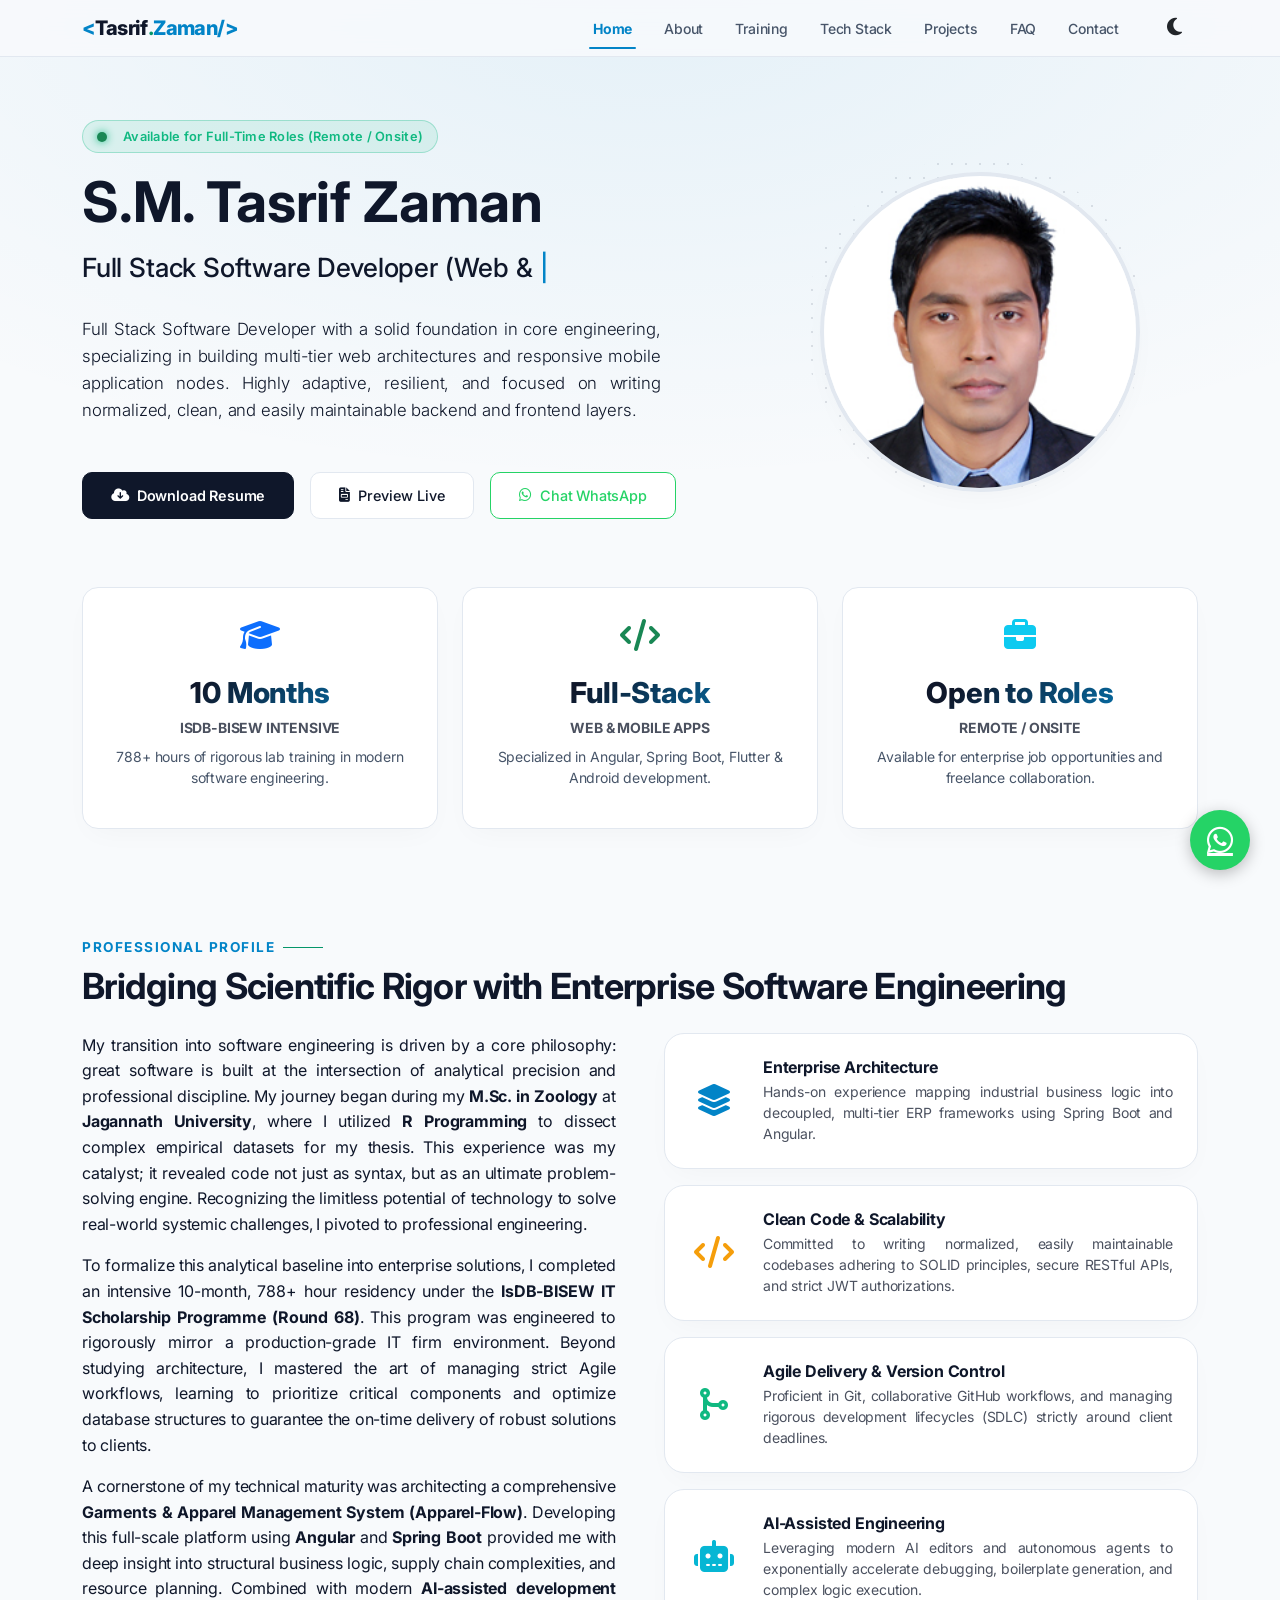
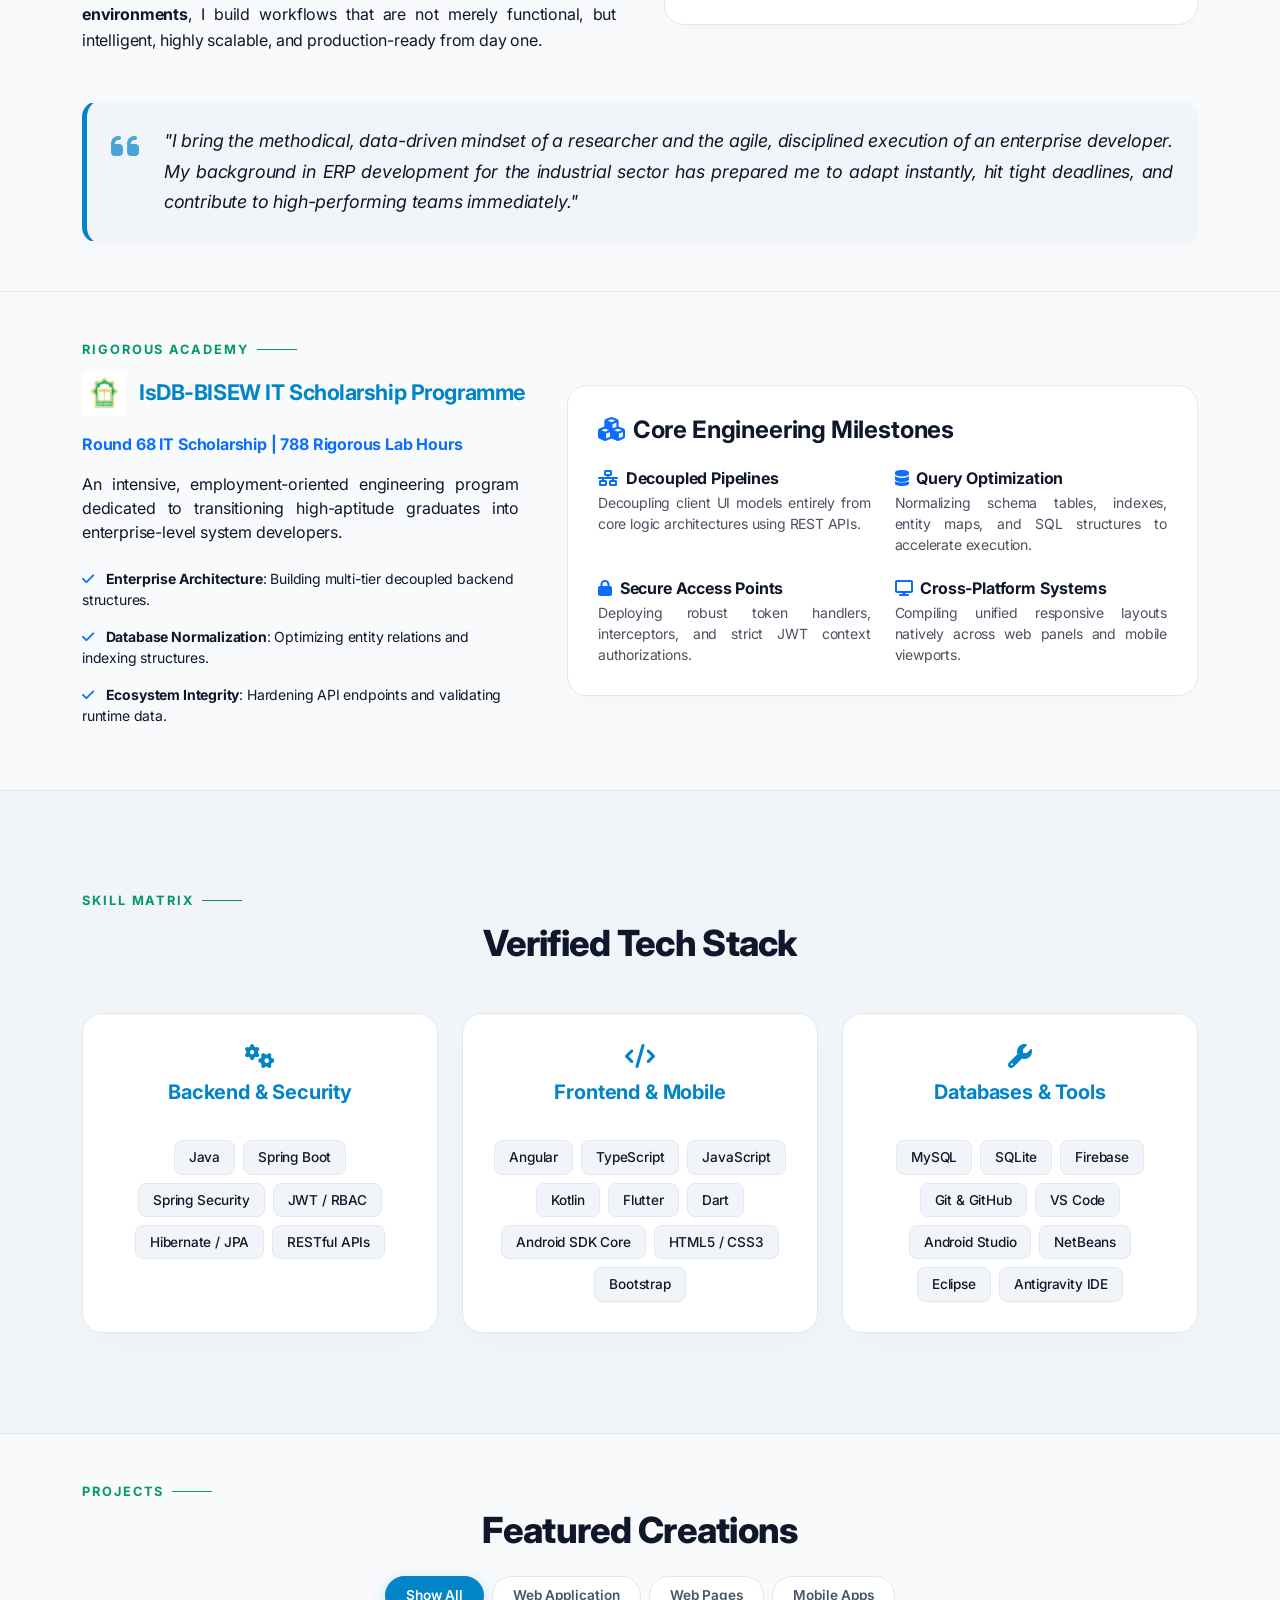
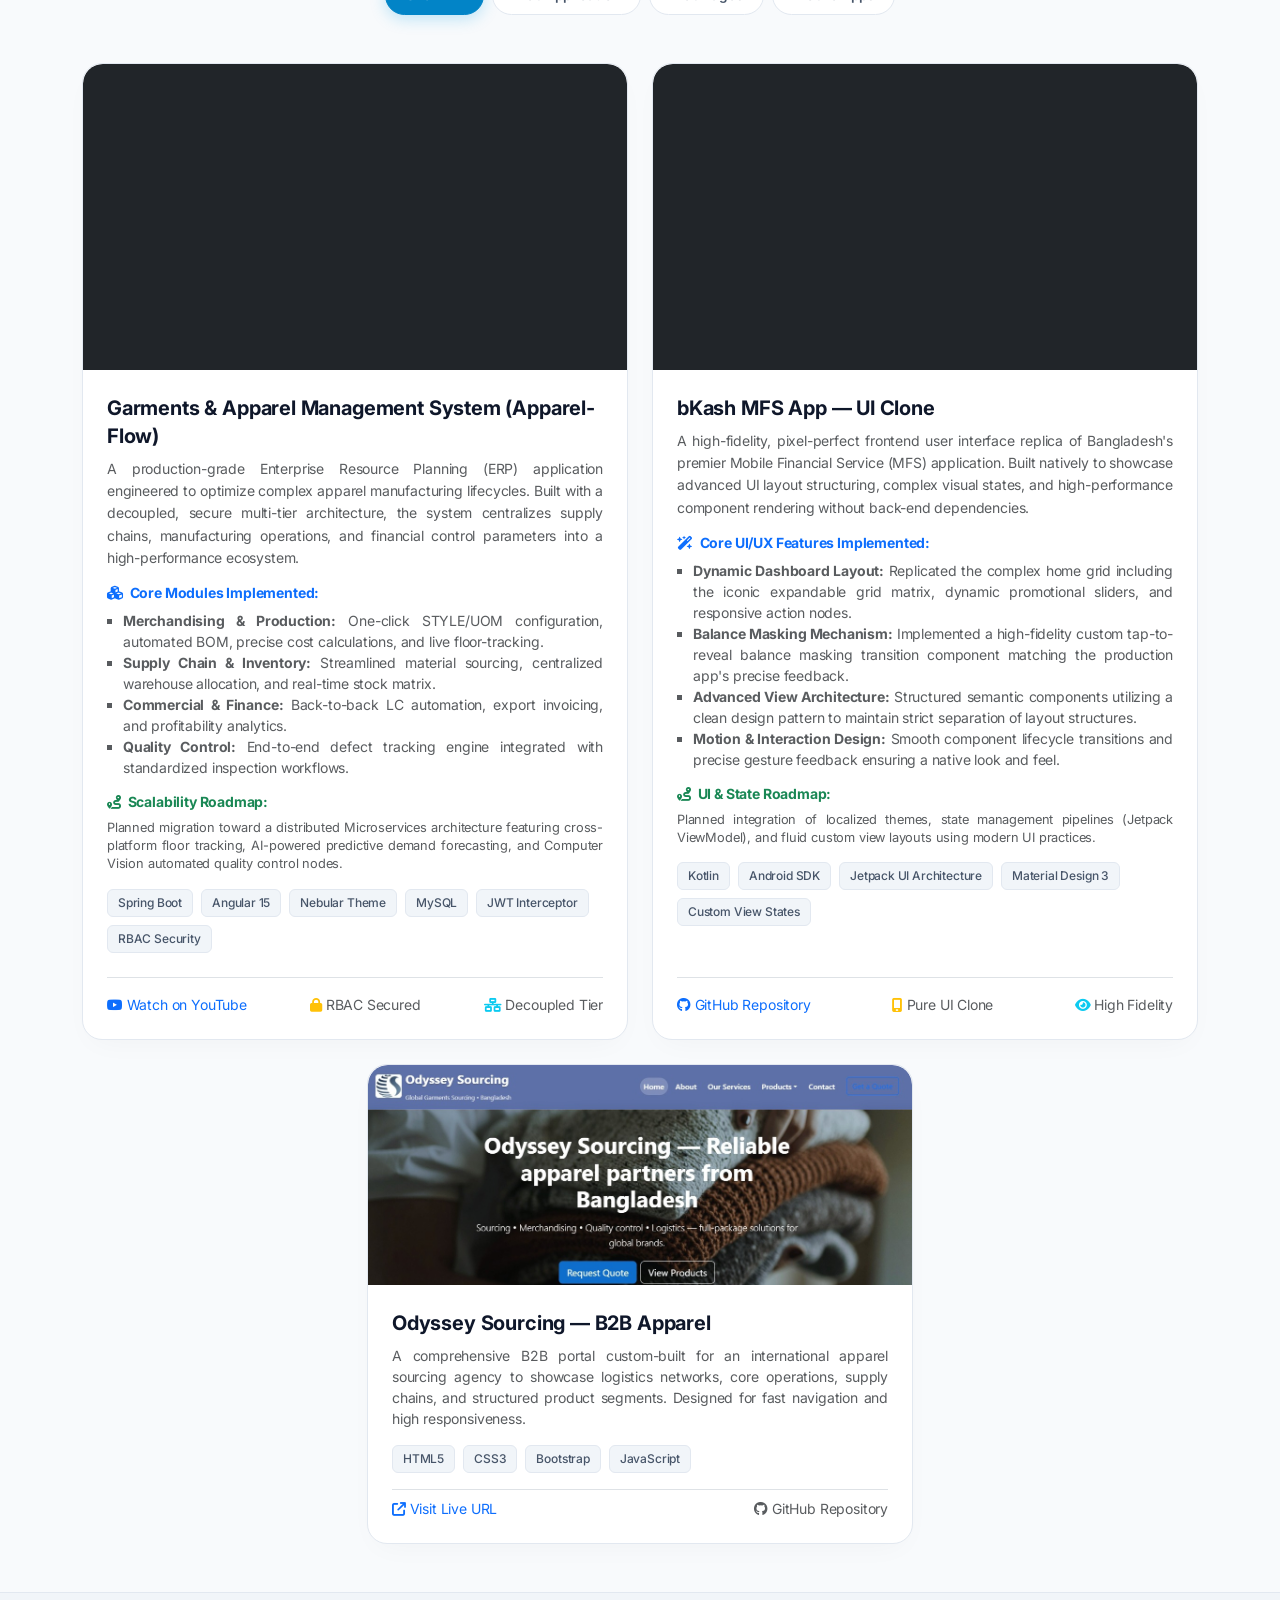
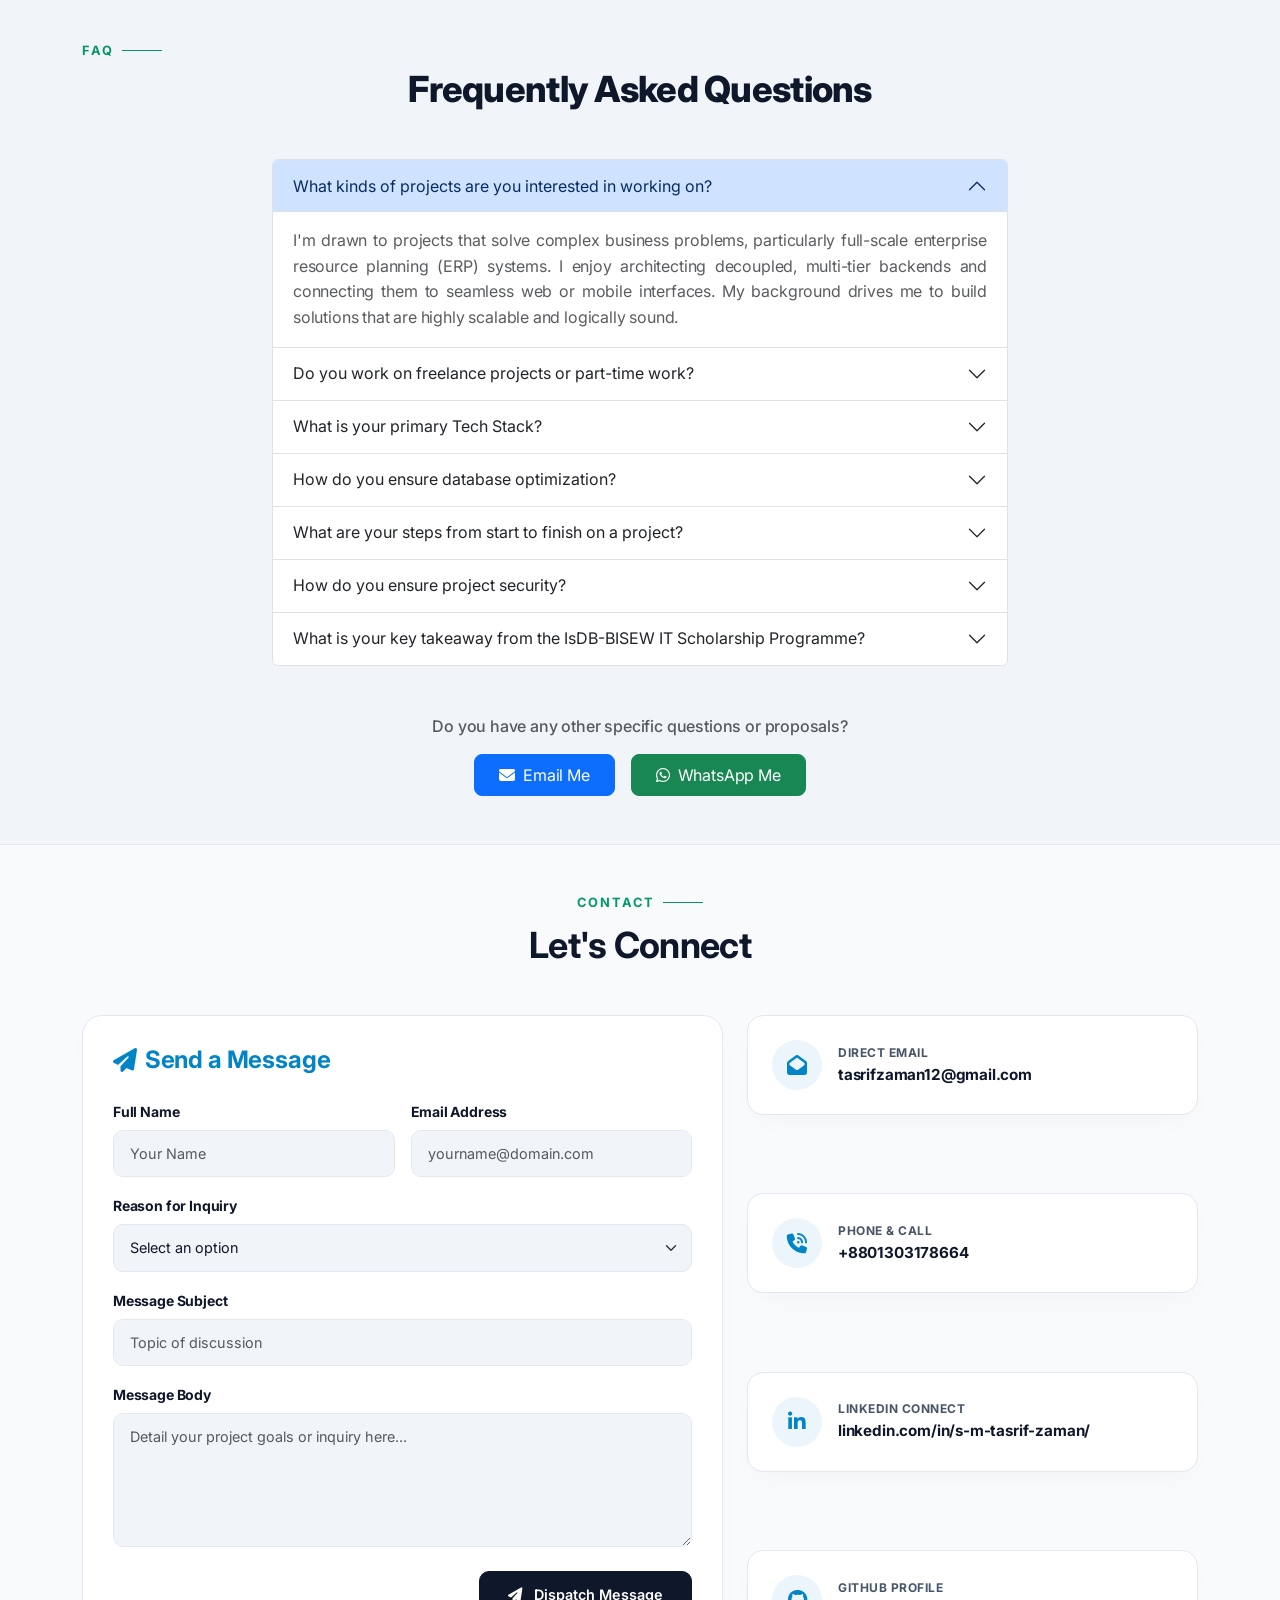
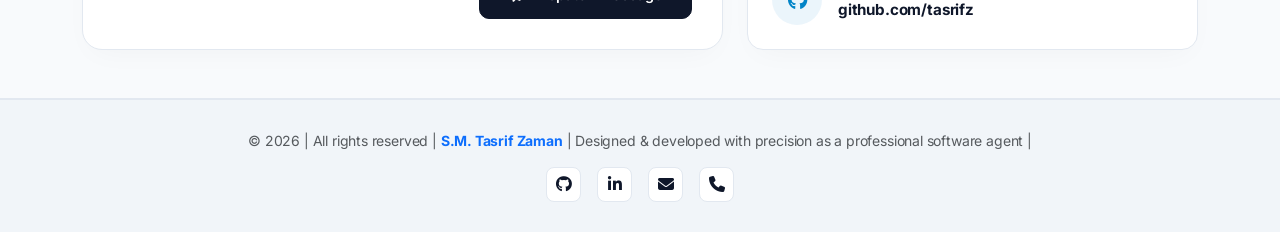
<file: index.html>
<!DOCTYPE html>
<html lang="en" data-theme="dark" data-bs-theme="dark">

<head>
    <meta charset="UTF-8">
    <meta name="viewport" content="width=device-width, initial-scale=1.0">
    
    <!-- Professional Title & Meta Description -->
    <title>S.M. Tasrif Zaman | Full Stack Developer | Android, Kotlin, Flutter & Spring Boot Expert</title>
    <meta name="description" content="Portfolio of S.M. Tasrif Zaman, a professional Full Stack Software Developer specializing in Android, Kotlin, Flutter, Spring Boot, and Angular development. Building scalable enterprise solutions and responsive mobile applications. Available for new opportunities.">
    
    <!-- SEO Keywords -->
    <meta name="keywords" content="S.M. Tasrif Zaman, Full Stack Developer, Android Developer, Kotlin Developer, Flutter Developer, Spring Boot Expert, Angular Web Developer, Enterprise Software Architect, Software Engineer Bangladesh, Mobile App Development, Java Developer">
    
    <!-- Canonical Tag (Critical for preventing duplicate content issues) -->
    <link rel="canonical" href="https://tasrifz.github.io/my-portfolio/" />
    
    <!-- Social Media Preview Tags (Open Graph) -->
    <meta property="og:title" content="S.M. Tasrif Zaman | Full Stack Developer | Android, Flutter & Spring Boot">
    <meta property="og:description" content="Professional portfolio showcasing expertise in Android, Kotlin, Flutter, Spring Boot, and Angular development.">
    <meta property="og:url" content="https://tasrifz.github.io/my-portfolio/">
    <meta property="og:type" content="website">

    <!-- Favicon -->
    <link rel="icon" type="image/x-icon" href="assets/img/tasrif.png">
    <link rel="shortcut icon" type="image/x-icon" href="assets/img/tasrif.png">

    <!-- Schema Markup (Professional Profile Identity) -->
    <script type="application/ld+json">
    {
      "@context": "https://schema.org/",
      "@type": "Person",
      "name": "S.M. Tasrif Zaman",
      "url": "https://tasrifz.github.io/my-portfolio/",
      "jobTitle": "Full Stack Software Developer",
      "sameAs": [
        "https://bd.linkedin.com/in/s-m-tasrif-zaman",
        "https://github.com/tasrifz"
      ]
    }
    </script>

    <!-- External Resources -->
    <link rel="preconnect" href="https://fonts.googleapis.com">
    <link rel="preconnect" href="https://fonts.gstatic.com" crossorigin>
    <link href="https://fonts.googleapis.com/css2?family=Inter:wght@300;400;500;600;700;800&display=swap" rel="stylesheet">
    <link href="https://cdn.jsdelivr.net/npm/bootstrap@5.3.2/dist/css/bootstrap.min.css" rel="stylesheet">
    <link rel="stylesheet" href="https://cdnjs.cloudflare.com/ajax/libs/font-awesome/6.4.2/css/all.min.css">
    <link rel="stylesheet" href="assets/style/style.css">
</head>
<body>

    <!-- Preloader Screen -->
    <div id="preloader">
        <div class="preloader-content">
            <span class="loader-char">&lt;</span>
            <span class="loader-char">T</span>
            <span class="loader-char">a</span>
            <span class="loader-char">s</span>
            <span class="loader-char">r</span>
            <span class="loader-char">i</span>
            <span class="loader-char">f</span>
            <span class="loader-char">.</span>
            <span class="loader-char">Z</span>
            <span class="loader-char">a</span>
            <span class="loader-char">m</span>
            <span class="loader-char">a</span>
            <span class="loader-char">n</span>
            <span class="loader-char">/</span>
            <span class="loader-char">&gt;</span>
        </div>
    </div>

    <!-- Sticky Premium Navbar -->
    <nav class="navbar navbar-expand-lg navbar-dark fixed-top">
        <div class="container">
            <a class="navbar-brand" href="#home">
                <span class="tag-part">&lt;</span>
                <span class="tasrif-part">Tasrif</span>
                <span class="dot-part">.</span>
                <span class="zaman-part">Zaman</span>
                <span class="tag-part">/&gt;</span>
            </a>

            <button class="navbar-toggler border-0" type="button" data-bs-toggle="collapse"
                data-bs-target="#enterpriseNav" aria-controls="enterpriseNav" aria-expanded="false"
                aria-label="Toggle navigation">
                <span class="navbar-toggler-icon"></span>
            </button>

            <div class="collapse navbar-collapse" id="enterpriseNav">
                <ul class="navbar-nav ms-auto mb-2 mb-lg-0 align-items-lg-center">
                    <li class="nav-item">
                        <a class="nav-link active" href="#home">Home</a>
                    </li>
                    <li class="nav-item">
                        <a class="nav-link" href="#about">About</a>
                    </li>
                    <li class="nav-item">
                        <a class="nav-link" href="#training">Training</a>
                    </li>
                    <li class="nav-item">
                        <a class="nav-link" href="#tech-stack">Tech Stack</a>
                    </li>
                    <li class="nav-item">
                        <a class="nav-link" href="#projects">Projects</a>
                    </li>
                    <li class="nav-item">
                        <a class="nav-link" href="#faq">FAQ</a>
                    </li>
                    <li class="nav-item">
                        <a class="nav-link" href="#contact">Contact</a>
                    </li>
                    <!-- Theme Toggle Button -->
                    <li class="nav-item ms-lg-3 mt-2 mt-lg-0">
                        <button id="theme-toggle" class="btn btn-link nav-link p-1" aria-label="Toggle Theme">
                            <i id="theme-icon" class="fa-solid fa-sun fs-5 text-warning"></i>
                        </button>
                    </li>
                </ul>
            </div>
        </div>
    </nav>

    <!-- Hero Section -->
    <header id="home" class="hero-section section-target">
        <div class="container">
            <div class="row align-items-center g-5">
                <div class="col-lg-7 text-center text-lg-start order-2 order-lg-1">
                    <!-- Professional Open to Work Badge -->
                    <div class="hero-tag mb-3" style="border-color: rgba(16, 185, 129, 0.3); background-color: rgba(16, 185, 129, 0.1); color: #10b981;">
                        <span class="d-inline-block rounded-circle bg-success me-2 animate-pulse" style="width: 10px; height: 10px; box-shadow: 0 0 8px #10b981;"></span>
                        Available for Full-Time Roles (Remote / Onsite)
                    </div>
                    <h1 class="display-4 fw-bold mb-3">S.M. Tasrif Zaman</h1>
                    <h2 class="h2 fw-medium mb-4" style="font-size: 1.65rem; min-height: 40px;">
                        <span class="typing-text" id="dynamic-jobs"></span>
                    </h2>
                    <p class="lead mb-5 col-md-11" style="font-size: 1.05rem; line-height: 1.6; text-align: justify;">
                        Full Stack Software Developer with a solid foundation in core engineering, specializing in
                        building multi-tier web architectures and responsive mobile application nodes. Highly adaptive,
                        resilient, and focused on writing normalized, clean, and easily maintainable backend and
                        frontend layers.
                    </p>

                    <div class="d-flex gap-3 justify-content-center justify-content-lg-start flex-wrap mb-4">
                        <a href="assets/pdf/Resume of S.M. TASRIF ZAMAN.pdf" download="Resume_of_S.M._Tasrif_Zaman.pdf"
                            class="btn-primary-tech text-decoration-none">
                            <i class="fa-solid fa-cloud-arrow-down"></i> Download Resume
                        </a>
                        <button class="btn-secondary-tech" data-bs-toggle="modal" data-bs-target="#cvPreviewModal">
                            <i class="fa-solid fa-file-invoice"></i> Preview Live
                        </button>
                        <a href="https://wa.me/8801303178664" target="_blank"
                            class="btn-secondary-tech text-decoration-none"
                            style="border-color: #25d366; color: #25d366;">
                            <i class="fa-brands fa-whatsapp"></i> Chat WhatsApp
                        </a>
                    </div>
                </div>

                <div class="col-lg-5 text-center order-1 order-lg-2">
                    <div class="profile-wrapper">
                       <img src="assets/img/Tasrif_Zaman.jpg" alt="S.M. Tasrif Zaman - Full Stack Software Developer Portfolio" class="profile-img">
                    </div>
                </div>
            </div>
        </div>
    </header>

    <!-- Trust Badge Section -->
    <div class="container mb-5">
        <div class="row g-4 trust-badge-row">
            <div class="col-md-4">
                <div class="metric-card h-100">
                    <div class="icon-box mb-3 text-primary fs-2"><i class="fa-solid fa-graduation-cap"></i></div>
                    <h3>10 Months</h3>
                    <p class="small text-uppercase fw-bold opacity-75 mb-0">IsDB-BISEW Intensive</p>
                    <p class="small mt-2 text-muted">788+ hours of rigorous lab training in modern software engineering.
                    </p>
                </div>
            </div>

            <div class="col-md-4">
                <div class="metric-card h-100">
                    <div class="icon-box mb-3 text-success fs-2"><i class="fa-solid fa-code"></i></div>
                    <h3>Full-Stack</h3>
                    <p class="small text-uppercase fw-bold opacity-75 mb-0">Web & Mobile Apps</p>
                    <p class="small mt-2 text-muted">Specialized in Angular, Spring Boot, Flutter & Android development.
                    </p>
                </div>
            </div>

            <div class="col-md-4">
                <div class="metric-card h-100">
                    <div class="icon-box mb-3 text-info fs-2"><i class="fa-solid fa-briefcase"></i></div>
                    <h3>Open to Roles</h3>
                    <p class="small text-uppercase fw-bold opacity-75 mb-0">Remote / Onsite</p>
                    <p class="small mt-2 text-muted">Available for enterprise job opportunities and freelance
                        collaboration.</p>
                </div>
            </div>
        </div>
    </div>

    <!-- CV Preview Modal -->
<div class="modal fade" id="cvPreviewModal" tabindex="-1" aria-labelledby="cvPreviewModalLabel" aria-hidden="true">
    <div class="modal-dialog modal-xl modal-dialog-centered">
        <div class="modal-content bg-card-custom border-subtle-custom">
            <!-- Fixed Header: Adjusted button visibility for both themes -->
            <div class="modal-header border-bottom-custom py-3 px-4 d-flex justify-content-between align-items-center">
                <h5 class="modal-title fw-bold" id="cvPreviewModalLabel">
                    <i class="fa-solid fa-file-pdf text-danger me-2"></i>Curriculum Vitae Document
                </h5>
                <div class="d-flex gap-2">
                    <a href="assets/pdf/Resume of S.M. TASRIF ZAMAN.pdf" target="_blank"
                        class="btn btn-sm btn-outline-primary px-3">
                        <i class="fa-solid fa-up-right-from-square me-1"></i> Open External
                    </a>
                    <!-- Fixed: Removed btn-close-white to allow CSS to manage visibility based on theme -->
                    <button type="button" class="btn-close shadow-none" data-bs-dismiss="modal" aria-label="Close"></button>
                </div>
            </div>
            
            <div class="modal-body p-0 bg-dark-subtle">
                <div class="ratio ratio-16x9" style="min-height: 75vh;">
                    <iframe src="assets/pdf/Resume of S.M. TASRIF ZAMAN.pdf#toolbar=0"
                        title="S.M. Tasrif Zaman Resume Viewer"></iframe>
                </div>
            </div>
            
            <div class="modal-footer border-top-custom p-3 justify-content-between">
                <span class="small opacity-75">Document Root: Verified local copy</span>
                <a href="assets/pdf/Resume of S.M. TASRIF ZAMAN.pdf" download="Resume_of_S.M._Tasrif_Zaman.pdf"
                    class="btn btn-primary btn-sm px-4">
                    <i class="fa-solid fa-download me-2"></i>Download Local Copy
                </a>
            </div>
        </div>
    </div>
</div>

      <!-- About Section -->
    <section id="about" class="section-target py-5">
        <div class="container">
                <div class="row mb-4">
                        <div class="col-12">
                            <div class="section-headline fw-bold text-uppercase mb-2"
                                style="letter-spacing: 1.5px; font-size: 0.85rem; color: var(--accent-primary);">Professional Profile</div>
                            <h2 class="section-title mb-0 fw-bold">Bridging Scientific Rigor with Enterprise Software Engineering</h2>
                        </div>
                    </div>

                    <div class="row g-5 mb-2">

                        <!-- Left Column: Professional Narrative -->
                        <div class="col-lg-6">
                            <p class="opacity-95 mb-3" style="text-align: justify; line-height: 1.6;">
                                My transition into software engineering is driven by a core philosophy: great software is built
                                at the intersection of analytical precision and professional discipline. My journey began during
                                my <strong>M.Sc. in Zoology</strong> at <strong>Jagannath University</strong>, where I utilized
                                <strong>R Programming</strong> to dissect complex empirical datasets for my thesis. This
                                experience was my catalyst; it revealed code not just as syntax, but as an ultimate
                                problem-solving engine. Recognizing the limitless potential of technology to solve real-world
                                systemic challenges, I pivoted to professional engineering.
                            </p>

                            <p class="opacity-95 mb-3" style="text-align: justify; line-height: 1.6;">
                                To formalize this analytical baseline into enterprise solutions, I completed an intensive
                                10-month, 788+ hour residency under the <strong>IsDB-BISEW IT Scholarship Programme (Round
                                    68)</strong>. This program was engineered to rigorously mirror a production-grade IT firm
                                environment. Beyond studying architecture, I mastered the art of managing strict Agile workflows,
                                learning to prioritize critical components and optimize database structures to
                                guarantee the on-time delivery of robust solutions to clients.
                            </p>

                            <p class="opacity-95 mb-0" style="text-align: justify; line-height: 1.6;">
                                A cornerstone of my technical maturity was architecting a comprehensive <strong>Garments &
                                    Apparel Management System (Apparel-Flow)</strong>. Developing this full-scale platform using <strong>Angular</strong> and <strong>Spring Boot</strong> provided me
                                with deep insight into structural business logic, supply chain complexities, and resource
                                planning. Combined with modern <strong>AI-assisted development environments</strong>, I build workflows that are not merely functional, but intelligent, highly scalable, and production-ready from day one.
                            </p>
                        </div>

                        <!-- Right Column: Professional Core Competencies -->
                        <div class="col-lg-6">
                            <div class="row g-3">
                                
                                <!-- Feature 1: Architecture & ERP -->
                                <div class="col-12">
                                    <div class="segment-box p-4 d-flex align-items-center gap-4 h-100" style="transition: all 0.35s cubic-bezier(0.16, 1, 0.3, 1);" onmouseover="this.style.transform='translateY(-5px)'; this.style.borderColor='var(--accent-teal)';" onmouseout="this.style.transform='translateY(0)'; this.style.borderColor='var(--border-subtle)';">
                                        <div class="icon-box text-center" style="min-width: 50px;">
                                            <i class="fa-solid fa-layer-group fs-2" style="color: var(--accent-primary);"></i>
                                        </div>
                                        <div class="flex-grow-1">
                                            <h6 class="fw-bold mb-1">Enterprise Architecture</h6>
                                            <p class="small opacity-75 mb-0" style="text-align: justify; line-height: 1.5;">Hands-on experience mapping industrial business logic into decoupled, multi-tier ERP frameworks using Spring Boot and Angular.</p>
                                        </div>
                                    </div>
                                </div>
                                
                                <!-- Feature 2: Code Quality & SOLID -->
                                <div class="col-12">
                                    <div class="segment-box p-4 d-flex align-items-center gap-4 h-100" style="transition: all 0.35s cubic-bezier(0.16, 1, 0.3, 1);" onmouseover="this.style.transform='translateY(-5px)'; this.style.borderColor='var(--accent-teal)';" onmouseout="this.style.transform='translateY(0)'; this.style.borderColor='var(--border-subtle)';">
                                        <div class="icon-box text-center" style="min-width: 50px;">
                                            <i class="fa-solid fa-code fs-2" style="color: #f59e0b;"></i>
                                        </div>
                                        <div class="flex-grow-1">
                                            <h6 class="fw-bold mb-1">Clean Code & Scalability</h6>
                                            <p class="small opacity-75 mb-0" style="text-align: justify; line-height: 1.5;">Committed to writing normalized, easily maintainable codebases adhering to SOLID principles, secure RESTful APIs, and strict JWT authorizations.</p>
                                        </div>
                                    </div>
                                </div>

                                <!-- Feature 3: Agile & Collaboration -->
                                <div class="col-12">
                                    <div class="segment-box p-4 d-flex align-items-center gap-4 h-100" style="transition: all 0.35s cubic-bezier(0.16, 1, 0.3, 1);" onmouseover="this.style.transform='translateY(-5px)'; this.style.borderColor='var(--accent-teal)';" onmouseout="this.style.transform='translateY(0)'; this.style.borderColor='var(--border-subtle)';">
                                        <div class="icon-box text-center" style="min-width: 50px;">
                                            <i class="fa-solid fa-code-merge fs-2" style="color: #10b981;"></i>
                                        </div>
                                        <div class="flex-grow-1">
                                            <h6 class="fw-bold mb-1">Agile Delivery & Version Control</h6>
                                            <p class="small opacity-75 mb-0" style="text-align: justify; line-height: 1.5;">Proficient in Git, collaborative GitHub workflows, and managing rigorous development lifecycles (SDLC) strictly around client deadlines.</p>
                                        </div>
                                    </div>
                                </div>

                                <!-- Feature 4: Modern AI Tools -->
                                <div class="col-12">
                                    <div class="segment-box p-4 d-flex align-items-center gap-4 h-100" style="transition: all 0.35s cubic-bezier(0.16, 1, 0.3, 1);" onmouseover="this.style.transform='translateY(-5px)'; this.style.borderColor='var(--accent-teal)';" onmouseout="this.style.transform='translateY(0)'; this.style.borderColor='var(--border-subtle)';">
                                        <div class="icon-box text-center" style="min-width: 50px;">
                                            <i class="fa-solid fa-robot fs-2" style="color: #06b6d4;"></i>
                                        </div>
                                        <div class="flex-grow-1">
                                            <h6 class="fw-bold mb-1">AI-Assisted Engineering</h6>
                                            <p class="small opacity-75 mb-0" style="text-align: justify; line-height: 1.5;">Leveraging modern AI editors and autonomous agents to exponentially accelerate debugging, boilerplate generation, and complex logic execution.</p>
                                        </div>
                                    </div>
                                </div>

                            </div>
                        </div>

                    </div>

                    <!-- RESPONSIVE INTERACTIVE BLOCKQUOTE -->
            <div class="row justify-content-center mt-5">
                <div class="col-12">
                    <div class="about-quote-card p-4 rounded-4 position-relative" 
                        style="background-color: var(--bg-secondary); border-left: 5px solid var(--accent-primary); border-top: 1px solid transparent; border-right: 1px solid transparent; border-bottom: 1px solid transparent; box-shadow: var(--card-shadow); transition: all 0.35s cubic-bezier(0.16, 1, 0.3, 1);"
                        onmouseover="this.style.transform='translateY(-8px)'; this.style.borderColor='transparent transparent transparent var(--accent-teal)'; this.style.borderWidth='1px'; this.style.boxShadow='var(--card-hover-shadow)';" 
                        onmouseout="this.style.transform='translateY(0)'; this.style.borderColor='transparent'; this.style.boxShadow='var(--card-shadow)';">
                        
                        <div class="d-flex gap-4 align-items-start flex-column flex-sm-row">
                            <i class="fa-solid fa-quote-left fs-2 mt-1 flex-shrink-0" style="color: var(--accent-primary); opacity: 0.7;"></i>
                            
                            <!-- Fixed: Added the starting quotation mark (") to match the image exactly -->
                            <p class="fst-italic mb-0 opacity-90" style="font-size: 1.12rem; line-height: 1.7; text-align: justify; color: var(--text-main);">
                                "I bring the methodical, data-driven mindset of a researcher and the agile, disciplined execution of an enterprise developer. My background in ERP development for the industrial sector has prepared me to adapt instantly, hit tight deadlines, and contribute to high-performing teams immediately."
                            </p>
                        </div>
                        
                    </div>
                </div>
            </div>
        </div>
    </section>

<!-- Training & Certifications Section -->
<section id="training" class="section-target py-5">
    <div class="container">
        <div class="row align-items-center g-5">
            <!-- Left Column -->
            <div class="col-lg-5">
                <div class="section-headline">Rigorous Academy</div>
                <a href="https://www.isdb-bisew.org/it-scholarship-programme" target="_blank" class="text-decoration-none">
                    <div class="d-flex align-items-center mb-3">
                        <img src="assets/img/isdb-bisew.jpg" alt="IsDB-BISEW Logo" style="width: 45px; height: 45px; object-fit: contain; margin-right: 12px; flex-shrink: 0;">
                        <!-- Fixed: font-size reduced to 1.35rem to perfectly stay in a single clean interactive line -->
                        <h2 class="section-title mb-0 fw-bold" style="font-size: 1.35rem; line-height: 1.2; color: var(--accent-primary); white-space: nowrap;">IsDB-BISEW IT Scholarship Programme</h2>
                    </div>
                </a>
                    
                <p class="mb-3 opacity-90 fw-bold text-primary">
                    Round 68 IT Scholarship | 788 Rigorous Lab Hours
                </p>
                <p class="mb-4 opacity-90" style="text-align: justify;">
                    An intensive, employment-oriented engineering program dedicated to transitioning high-aptitude graduates into enterprise-level system developers.
                </p>
                <ul class="list-unstyled d-flex flex-column gap-3 small opacity-90">
                    <li><i class="fa-solid fa-check text-primary me-2"></i> <strong>Enterprise Architecture</strong>: Building multi-tier decoupled backend structures.</li>
                    <li><i class="fa-solid fa-check text-primary me-2"></i> <strong>Database Normalization</strong>: Optimizing entity relations and indexing structures.</li>
                    <li><i class="fa-solid fa-check text-primary me-2"></i> <strong>Ecosystem Integrity</strong>: Hardening API endpoints and validating runtime data.</li>
                </ul>
            </div>
            
            <!-- Right Column -->
            <div class="col-lg-7">
                <div class="segment-box">
                    <h4 class="fw-bold mb-4"><i class="fa-solid fa-cubes me-2 text-primary"></i>Core Engineering Milestones</h4>
                    <div class="row g-4">
                        <div class="col-md-6">
                            <h6 class="fw-bold mb-1"><i class="fa-solid fa-network-wired text-primary me-2"></i>Decoupled Pipelines</h6>
                            <p class="small opacity-75 mb-0" style="text-align: justify;">Decoupling client UI models entirely from core logic architectures using REST APIs.</p>
                        </div>
                        <div class="col-md-6">
                            <h6 class="fw-bold mb-1"><i class="fa-solid fa-database text-primary me-2"></i>Query Optimization</h6>
                            <p class="small opacity-75 mb-0" style="text-align: justify;">Normalizing schema tables, indexes, entity maps, and SQL structures to accelerate execution.</p>
                        </div>
                        <div class="col-md-6">
                            <h6 class="fw-bold mb-1"><i class="fa-solid fa-lock text-primary me-2"></i>Secure Access Points</h6>
                            <p class="small opacity-75 mb-0" style="text-align: justify;">Deploying robust token handlers, interceptors, and strict JWT context authorizations.</p>
                        </div>
                        <div class="col-md-6">
                            <h6 class="fw-bold mb-1"><i class="fa-solid fa-display text-primary me-2"></i>Cross-Platform Systems</h6>
                            <p class="small opacity-75 mb-0" style="text-align: justify;">Compiling unified responsive layouts natively across web panels and mobile viewports.</p>
                        </div>
                    </div>
                </div>
            </div>
        </div>
    </div>
</section>

    <!-- Skills Bento Grid -->
    <section id="tech-stack" class="section-target section-bg-alt">
        <div class="container">
            <div class="text-center mb-5">
                <div class="section-headline">Skill Matrix</div>
                <h2 class="section-title">Verified Tech Stack</h2>
            </div>

            <div class="stack-grid">
                <div class="stack-card">
                    <div class="stack-title-icon">
                        <i class="fa-solid fa-gears"></i>
                        <h5 class="fw-bold mb-0">Backend & Security</h5>
                    </div>
                    <div class="d-flex flex-wrap gap-2 justify-content-center mt-3">
                        <span class="tech-badge" style="text-align: justify;">Java</span>
                        <span class="tech-badge" style="text-align: justify;">Spring Boot</span>
                        <span class="tech-badge" style="text-align: justify;">Spring Security</span>
                        <span class="tech-badge" style="text-align: justify;">JWT / RBAC</span>
                        <span class="tech-badge" style="text-align: justify;">Hibernate / JPA</span>
                        <span class="tech-badge" style="text-align: justify;">RESTful APIs</span>
                    </div>
                </div>

                <div class="stack-card">
                    <div class="stack-title-icon">
                        <i class="fa-solid fa-code"></i>
                        <h5 class="fw-bold mb-0">Frontend & Mobile</h5>
                    </div>
                    <div class="d-flex flex-wrap gap-2 justify-content-center mt-3">
                        <span class="tech-badge" style="text-align: justify;">Angular</span>
                        <span class="tech-badge" style="text-align: justify;">TypeScript</span>
                        <span class="tech-badge" style="text-align: justify;">JavaScript</span>
                        <span class="tech-badge" style="text-align: justify;">Kotlin</span>
                        <span class="tech-badge" style="text-align: justify;">Flutter</span>
                        <span class="tech-badge" style="text-align: justify;">Dart</span>
                        <span class="tech-badge" style="text-align: justify;">Android SDK Core</span>
                        <span class="tech-badge" style="text-align: justify;">HTML5 / CSS3</span>
                        <span class="tech-badge" style="text-align: justify;">Bootstrap</span>
                    </div>
                </div>

                <div class="stack-card">
                    <div class="stack-title-icon">
                        <i class="fa-solid fa-wrench"></i>
                        <h5 class="fw-bold mb-0">Databases & Tools</h5>
                    </div>
                    <div class="d-flex flex-wrap gap-2 justify-content-center mt-3">
                        <span class="tech-badge" style="text-align: justify;">MySQL</span>
                        <span class="tech-badge" style="text-align: justify;">SQLite</span>
                        <span class="tech-badge" style="text-align: justify;">Firebase</span>
                        <span class="tech-badge" style="text-align: justify;">Git & GitHub</span>
                        <span class="tech-badge" style="text-align: justify;">VS Code</span>
                        <span class="tech-badge" style="text-align: justify;">Android Studio</span>
                        <span class="tech-badge" style="text-align: justify;">NetBeans</span>
                        <span class="tech-badge" style="text-align: justify;">Eclipse</span>
                        <span class="tech-badge" style="text-align: justify;">Antigravity IDE</span>
                    </div>
                </div>
            </div>
        </div>
    </section>
    
    <!-- Projects Section -->
    <section id="projects" class="section-target py-5">
        <div class="container">
            <div class="section-headline text-center mb-2">Projects</div>
            <h2 class="section-title text-center mb-4">Featured Creations</h2>

            <!-- Filters -->
            <div class="filter-container mb-5 d-flex justify-content-center gap-2 flex-wrap">
                <button class="filter-btn active" data-filter="all">Show All</button>
                <button class="filter-btn" data-filter="web-app">Web Application</button>
                <button class="filter-btn" data-filter="web-page">Web Pages</button>
                <button class="filter-btn" data-filter="mobile">Mobile Apps</button>
            </div>

            <!-- Project Cards Grid -->
            <div class="row g-4 justify-content-center">

                <!-- Project 1: Garments & Apparel Management System (Apparel-Flow) -->
            <div class="col-lg-6 col-md-6 project-item" data-category="web-app">
                <div class="project-card d-flex flex-column h-100">
                    
                    <!-- YouTube Embed Ratio (Matching bKash Clone Style perfectly) -->
                    <div class="ratio ratio-16x9 bg-dark position-relative" style="border-top-left-radius: 20px; border-top-right-radius: 20px; overflow: hidden; z-index: 1;">
                        <iframe 
                            src="https://www.youtube.com/embed/6xSR6TLIO5k?si=8SqhJE65pmKmi6wz" 
                            title="YouTube video player" 
                            class="w-100 h-100" 
                            frameborder="0" 
                            allow="accelerometer; autoplay; clipboard-write; encrypted-media; gyroscope; picture-in-picture; web-share" 
                            referrerpolicy="strict-origin-when-cross-origin" 
                            allowfullscreen
                            style="position: absolute; top: 0; left: 0; z-index: 2; pointer-events: auto;">
                        </iframe>
                    </div>
                    
                    <!-- Content -->
                    <div class="p-4 d-flex flex-column flex-grow-1">
                        <h6 class="fw-bold mb-2" style="font-size: 1.25rem; line-height: 1.4;">Garments & Apparel Management System (Apparel-Flow)</h6>
                        
                        <p class="text-muted small mb-3" style="text-align: justify; line-height: 1.6;">
                            A production-grade Enterprise Resource Planning (ERP) application engineered to optimize complex apparel manufacturing lifecycles. Built with a decoupled, secure multi-tier architecture, the system centralizes supply chains, manufacturing operations, and financial control parameters into a high-performance ecosystem.
                        </p>
                        
                        <div class="mb-3">
                            <h6 class="fw-bold small mb-2 text-primary"><i class="fa-solid fa-cubes me-1"></i> Core Modules Implemented:</h6>
                            <ul class="text-muted small ps-3 mb-0" style="list-style-type: square; text-align: justify;">
                                <li><strong>Merchandising & Production:</strong> One-click STYLE/UOM configuration, automated BOM, precise cost calculations, and live floor-tracking.</li>
                                <li><strong>Supply Chain & Inventory:</strong> Streamlined material sourcing, centralized warehouse allocation, and real-time stock matrix.</li>
                                <li><strong>Commercial & Finance:</strong> Back-to-back LC automation, export invoicing, and profitability analytics.</li>
                                <li><strong>Quality Control:</strong> End-to-end defect tracking engine integrated with standardized inspection workflows.</li>
                            </ul>
                        </div>

                        <div class="mb-3">
                            <h6 class="fw-bold small mb-2 text-success"><i class="fa-solid fa-route me-1"></i> Scalability Roadmap:</h6>
                            <p class="text-muted mb-0" style="font-size: 0.8rem; line-height: 1.4; text-align: justify;">
                                Planned migration toward a distributed Microservices architecture featuring cross-platform floor tracking, AI-powered predictive demand forecasting, and Computer Vision automated quality control nodes.
                            </p>
                        </div>

                        <div class="d-flex flex-wrap gap-2 mb-4">
                            <span class="badge-outline">Spring Boot</span>
                            <span class="badge-outline">Angular 15</span>
                            <span class="badge-outline">Nebular Theme</span>
                            <span class="badge-outline">MySQL</span>
                            <span class="badge-outline">JWT Interceptor</span>
                            <span class="badge-outline">RBAC Security</span>
                        </div>
                        
                        <div class="pt-3 border-top border-subtle d-flex justify-content-between mt-auto align-items-center flex-wrap gap-2">
                            <a href="https://www.youtube.com/watch?v=6xSR6TLIO5k" target="_blank" class="small text-primary text-decoration-none fw-600">
                                <i class="fa-brands fa-youtube"></i> Watch on YouTube
                            </a>
                            <span class="small text-muted"><i class="fa-solid fa-lock text-warning"></i> RBAC Secured</span>
                            <span class="small text-muted"><i class="fa-solid fa-network-wired text-info"></i> Decoupled Tier</span>
                        </div>
                    </div>
                </div>
            </div>
            <!-- Project 2: bKash UI Clone -->
            <div class="col-lg-6 col-md-6 project-item" data-category="mobile">
                <div class="project-card d-flex flex-column h-100">
                    <!-- Google Drive Embed Ratio -->
                    <div class="ratio ratio-16x9 bg-dark position-relative" style="border-top-left-radius: 20px; border-top-right-radius: 20px; overflow: hidden; z-index: 1;">
                        <iframe 
                            src="https://drive.google.com/file/d/16XjlGR_dbz4tGTFIxXFL7GW5oFywzwi-/preview" 
                            class="w-100 h-100" 
                            frameborder="0" 
                            allow="autoplay; encrypted-media" 
                            allowfullscreen
                            style="position: absolute; top: 0; left: 0; z-index: 2; pointer-events: auto;">
                        </iframe>
                    </div>

                    <div class="p-4 d-flex flex-column flex-grow-1">
                        <h4 class="fw-bold mb-2" style="font-size: 1.25rem; line-height: 1.4;">bKash MFS App — UI Clone</h4>
                        <!-- Professional UI-Focused Technical Description -->
                        <p class="text-muted small mb-3" style="text-align: justify; line-height: 1.6;">
                            A high-fidelity, pixel-perfect frontend user interface replica of Bangladesh's premier Mobile Financial Service (MFS) application. Built natively to showcase advanced UI layout structuring, complex visual states, and high-performance component rendering without back-end dependencies.
                        </p>
                        
                        <!-- Core UI Modules Bulletins -->
                        <div class="mb-3">
                            <h6 class="fw-bold small mb-2 text-primary"><i class="fa-solid fa-wand-magic-sparkles me-1"></i> Core UI/UX Features Implemented:</h6>
                            <ul class="text-muted small ps-3 mb-0" style="line-height: 1.5; list-style-type: square; text-align: justify;">
                                <li><strong>Dynamic Dashboard Layout:</strong> Replicated the complex home grid including the iconic expandable grid matrix, dynamic promotional sliders, and responsive action nodes.</li>
                                <li><strong>Balance Masking Mechanism:</strong> Implemented a high-fidelity custom tap-to-reveal balance masking transition component matching the production app's precise feedback.</li>
                                <li><strong>Advanced View Architecture:</strong> Structured semantic components utilizing a clean design pattern to maintain strict separation of layout structures.</li>
                                <li><strong>Motion & Interaction Design:</strong> Smooth component lifecycle transitions and precise gesture feedback ensuring a native look and feel.</li>
                            </ul>
                        </div>

                        <!-- Future Roadmap (UI Enhancement) -->
                        <div class="mb-3">
                            <h6 class="fw-bold small mb-2 text-success"><i class="fa-solid fa-route me-1"></i> UI & State Roadmap:</h6>
                            <p class="text-muted strict-small mb-0" style="font-size: 0.8rem; line-height: 1.4; text-align: justify;">
                                Planned integration of localized themes, state management pipelines (Jetpack ViewModel), and fluid custom view layouts using modern UI practices.
                            </p>
                        </div>

                        <!-- Technology Badges -->
                        <div class="d-flex flex-wrap gap-2 mb-4">
                            <span class="badge-outline">Kotlin</span>
                            <span class="badge-outline">Android SDK</span>
                            <span class="badge-outline">Jetpack UI Architecture</span>
                            <span class="badge-outline">Material Design 3</span>
                            <span class="badge-outline">Custom View States</span>
                        </div>
                        
                        <!-- Action Buttons Footer -->
                        <div class="pt-3 border-top border-subtle d-flex justify-content-between mt-auto align-items-center flex-wrap gap-2">
                            <a href="https://github.com/tasrifz" target="_blank" class="small text-primary text-decoration-none fw-600">
                                <i class="fab fa-github"></i> GitHub Repository
                            </a>
                            <span class="small text-muted"><i class="fa-solid fa-mobile-screen text-warning"></i> Pure UI Clone</span>
                            <span class="small text-muted"><i class="fa-solid fa-eye text-info"></i> High Fidelity</span>
                        </div>
                    </div>
                </div>
            </div>

            <!-- Project 3: Odyssey Sourcing B2B -->
            <div class="col-lg-6 col-md-6 project-item mt-4" data-category="web-page">
                <!-- (Odyssey Sourcing Card remains properly structures as before) -->
                <div class="project-card d-flex flex-column h-100">
                    <a href="https://tasrifz.github.io/odyssey-sourcing/" target="_blank" class="d-block text-decoration-none">
                        <img src="assets/img/Odyssey_Sourcing.jpeg" alt="Odyssey Sourcing B2B Apparel Agency Website - Designed with HTML, CSS, and Bootstrap" class="img-fluid w-100" style="height: 220px; object-fit: cover; border-top-left-radius: 20px; border-top-right-radius: 20px;">
                    </a>
                    <div class="p-4 d-flex flex-column flex-grow-1">
                        <h4 class="fw-bold mb-2" style="font-size: 1.25rem; line-height: 1.4;">Odyssey Sourcing — B2B Apparel</h4>
                        <p class="text-muted small flex-grow-1" style="text-align: justify; line-height: 1.5;">
                            A comprehensive B2B portal custom-built for an international apparel sourcing agency to showcase logistics networks, core operations, supply chains, and structured product segments. Designed for fast navigation and high responsiveness.
                        </p>
                        <div class="d-flex flex-wrap gap-2 mb-3">
                            <span class="badge-outline">HTML5</span>
                            <span class="badge-outline">CSS3</span>
                            <span class="badge-outline">Bootstrap</span>
                            <span class="badge-outline">JavaScript</span>
                        </div>
                        <div class="pt-2 border-top border-subtle d-flex justify-content-between mt-auto">
                            <a href="https://tasrifz.github.io/odyssey-sourcing/" target="_blank" class="small text-primary text-decoration-none fw-600">
                                <i class="fa-solid fa-arrow-up-right-from-square"></i> Visit Live URL
                            </a>
                            <a href="https://github.com/tasrifz/tasrifz.github.io" target="_blank" class="small text-muted text-decoration-none fw-600">
                                <i class="fa-brands fa-github"></i> GitHub Repository
                            </a>
                        </div>
                    </div>
                </div>
            </div>
        </section>



    <!-- FAQ Section -->
    <section id="faq" class="section-target section-bg-alt py-5">
        <div class="container">
            <div class="section-headline text-center mb-2">FAQ</div>
            <h2 class="section-title text-center mb-5">Frequently Asked Questions</h2>
            <div class="row justify-content-center">
                <div class="col-lg-8">
                    <div class="accordion" id="faqAccordion">
                        
                        <!-- FAQ Item 1 -->
                        <div class="accordion-item">
                            <h2 class="accordion-header">
                                <button class="accordion-button" type="button" data-bs-toggle="collapse"
                                    data-bs-target="#collapseOne" aria-expanded="true" aria-controls="collapseOne">
                                    What kinds of projects are you interested in working on?
                                </button>
                            </h2>
                            <div id="collapseOne" class="accordion-collapse collapse show"
                                data-bs-parent="#faqAccordion">
                                <div class="accordion-body text-muted" style="text-align: justify; line-height: 1.6;">
                                    I'm drawn to projects that solve complex business problems, particularly full-scale enterprise resource planning (ERP) systems. I enjoy architecting decoupled, multi-tier backends and connecting them to seamless web or mobile interfaces. My background drives me to build solutions that are highly scalable and logically sound.
                                </div>
                            </div>
                        </div>

                        <!-- FAQ Item 2 -->
                        <div class="accordion-item">
                            <h2 class="accordion-header">
                                <button class="accordion-button collapsed" type="button" data-bs-toggle="collapse"
                                    data-bs-target="#collapseTwo" aria-expanded="false" aria-controls="collapseTwo">
                                    Do you work on freelance projects or part-time work?
                                </button>
                            </h2>
                            <div id="collapseTwo" class="accordion-collapse collapse" data-bs-parent="#faqAccordion">
                                <div class="accordion-body text-muted" style="text-align: justify; line-height: 1.6;">
                                    My primary focus is joining a high-performing engineering team in a full-time capacity, whether remote or onsite. However, I am highly adaptable and always open to discussing freelance or contract projects if they present a strong technical challenge and align with my core engineering stack.
                                </div>
                            </div>
                        </div>

                        <!-- FAQ Item 3 -->
                        <div class="accordion-item">
                            <h2 class="accordion-header">
                                <button class="accordion-button collapsed" type="button" data-bs-toggle="collapse"
                                    data-bs-target="#collapseThree" aria-expanded="false" aria-controls="collapseThree">
                                    What is your primary Tech Stack?
                                </button>
                            </h2>
                            <div id="collapseThree" class="accordion-collapse collapse" data-bs-parent="#faqAccordion">
                                <div class="accordion-body text-muted" style="text-align: justify; line-height: 1.6;">
                                    My core backend ecosystem revolves around Java and Spring Boot, utilizing MySQL for database management. On the frontend, I specialize in Angular. For mobile applications, I develop using both the native Android SDK and Flutter for cross-platform solutions.
                                </div>
                            </div>
                        </div>

                        <!-- FAQ Item 4 -->
                        <div class="accordion-item">
                            <h2 class="accordion-header">
                                <button class="accordion-button collapsed" type="button" data-bs-toggle="collapse"
                                    data-bs-target="#collapseFour" aria-expanded="false" aria-controls="collapseFour">
                                    How do you ensure database optimization?
                                </button>
                            </h2>
                            <div id="collapseFour" class="accordion-collapse collapse" data-bs-parent="#faqAccordion">
                                <div class="accordion-body text-muted" style="text-align: justify; line-height: 1.6;">
                                    My optimization strategy adapts to the specific data ecosystem. For relational databases like MySQL and SQLite3, I prioritize strict normalization, strategic indexing, and optimized queries during the architecture phase. For real-time NoSQL solutions like Firebase, I focus on flat data structures and efficient listener management to minimize read/write costs. Regardless of the technology, my goal is to structure the data layer so that applications remain fast and highly scalable.
                                </div>
                            </div>
                        </div>

                        <!-- FAQ Item 5 -->
                        <div class="accordion-item">
                            <h2 class="accordion-header">
                                <button class="accordion-button collapsed" type="button" data-bs-toggle="collapse"
                                    data-bs-target="#collapseFive" aria-expanded="false" aria-controls="collapseFive">
                                    What are your steps from start to finish on a project?
                                </button>
                            </h2>
                            <div id="collapseFive" class="accordion-collapse collapse" data-bs-parent="#faqAccordion">
                                <div class="accordion-body text-muted" style="text-align: justify; line-height: 1.6;">
                                    I follow a disciplined software development lifecycle. It begins with breaking down complex business requirements into actionable logic. I then design the system architecture and database schema. During development, I focus on writing clean, readable code, followed by implementing strict security protocols, thorough testing, and deployment.
                                </div>
                            </div>
                        </div>

                        <!-- FAQ Item 6 -->
                        <div class="accordion-item">
                            <h2 class="accordion-header">
                                <button class="accordion-button collapsed" type="button" data-bs-toggle="collapse"
                                    data-bs-target="#collapseSix" aria-expanded="false" aria-controls="collapseSix">
                                    How do you ensure project security?
                                </button>
                            </h2>
                            <div id="collapseSix" class="accordion-collapse collapse" data-bs-parent="#faqAccordion">
                                <div class="accordion-body text-muted" style="text-align: justify; line-height: 1.6;">
                                    I treat security as a foundational architectural layer, not an afterthought. For enterprise applications, I implement Spring Security to lock down the backend, enforce stateless API communication via JWT (JSON Web Tokens) interceptors, and apply strict Role-Based Access Control (RBAC) for safe user-tier management.
                                </div>
                            </div>
                        </div>

                        <!-- FAQ Item 7 -->
                        <div class="accordion-item">
                            <h2 class="accordion-header">
                                <button class="accordion-button collapsed" type="button" data-bs-toggle="collapse"
                                    data-bs-target="#collapseSeven" aria-expanded="false" aria-controls="collapseSeven">
                                    What is your key takeaway from the IsDB-BISEW IT Scholarship Programme?
                                </button>
                            </h2>
                            <div id="collapseSeven" class="accordion-collapse collapse" data-bs-parent="#faqAccordion">
                                <div class="accordion-body text-muted" style="text-align: justify; line-height: 1.6;">
                                    The biggest takeaway was the sheer discipline required in an industry-simulated environment. Completing 788 hours of intensive lab modules taught me how to manage strict Agile schedules, handle high-pressure delivery timelines, and consistently produce clean, production-ready code.
                                </div>
                            </div>
                        </div>
                        
                    </div>

                    <div class="text-center mt-5">
                        <p class="text-muted fw-medium">Do you have any other specific questions or proposals?</p>
                        <div class="d-flex justify-content-center gap-3 mt-3">
                            <!-- FIXED: Direct Gmail Compose Link -->
                            <a href="https://mail.google.com/mail/?view=cm&fs=1&to=tasrifzaman12@gmail.com" target="_blank" class="btn btn-primary px-4 py-2" style="border-radius: 8px;">
                                <i class="fa-solid fa-envelope me-2"></i>Email Me
                            </a>
                            <a href="https://wa.me/8801303178664" target="_blank" class="btn btn-success px-4 py-2" style="border-radius: 8px;">
                                <i class="fa-brands fa-whatsapp me-2"></i>WhatsApp Me
                            </a>
                        </div>
                    </div>
                </div>
            </div>
        </div>
    </section>
    
     <!-- Contact Section -->
<section id="contact" class="section-target py-5">
    <div class="container">
        
        <!-- Header Section (Centered) -->
        <div class="text-center mb-5">
            <div class="section-headline text-uppercase tracking-wider justify-content-center">Contact</div>
            <h2 class="section-title fw-bold mt-1">Let's Connect</h2>
        </div>

        <div class="row g-4">
            <!-- Left Side: Inquiry Form -->
            <div class="col-lg-7">
                <!-- Removed inline styles to let styles.css handle .segment-box seamlessly -->
                <div class="segment-box h-100">
                    <h3 class="h4 fw-bold mb-4 d-flex align-items-center" style="color: var(--accent-primary);">
                        <i class="fa-solid fa-paper-plane me-2"></i> Send a Message
                    </h3>
                    
                    <!-- Form Submission Status Alert -->
                    <div id="form-status" class="alert d-none mb-4" role="alert" style="border-radius: 10px; font-size: 0.95rem;"></div>

                    <form id="contact-form" onsubmit="handleContactFormSubmit(event)">
                        <input type="hidden" name="access_key" value="770d0c8e-61ed-48c6-a195-1b207dcc0a2e">
                        <input type="hidden" name="subject" value="New Inquiry from Portfolio Website">
                        <input type="hidden" name="from_name" value="S.M. Tasrif Zaman Portfolio">

                        <div class="row g-3">
                            <div class="col-md-6">
                                <label for="userName" class="form-label small fw-bold">Full Name</label>
                                <input type="text" name="Sender Name" class="form-control" id="userName" placeholder="Your Name" required>
                            </div>
                            <div class="col-md-6">
                                <label for="userEmail" class="form-label small fw-bold">Email Address</label>
                                <input type="email" name="Sender Email" class="form-control" id="userEmail" placeholder="yourname@domain.com" required>
                            </div>
                            <div class="col-md-12">
                                <label for="inquiryType" class="form-label small fw-bold">Reason for Inquiry</label>
                                <select class="form-select" name="Inquiry Type" id="inquiryType" required>
                                    <option value="" disabled selected>Select an option</option>
                                    <option value="Hire for Development Project">Hire for Development Project</option>
                                    <option value="Partnership / Collaboration">Partnership / Collaboration</option>
                                    <option value="Technical Support">Technical Support</option>
                                    <option value="General Inquiry">General Inquiry</option>
                                </select>
                            </div>
                            <div class="col-md-12">
                                <label for="mailSubject" class="form-label small fw-bold">Message Subject</label>
                                <input type="text" name="Message Subject" class="form-control" id="mailSubject" placeholder="Topic of discussion" required>
                            </div>
                            <div class="col-md-12">
                                <label for="mailMessage" class="form-label small fw-bold">Message Body</label>
                                <textarea class="form-control" name="Message Body" id="mailMessage" rows="5" placeholder="Detail your project goals or inquiry here..." required></textarea>
                            </div>
                            
                            <!-- Honeypot Spam Protection -->
                            <input type="checkbox" name="botcheck" class="d-none" style="display: none;">

                            <div class="col-md-12 text-end mt-4">
                                <!-- Replaced inline styled button with your custom .btn-primary-tech class -->
                                <button type="submit" id="submit-btn" class="btn-primary-tech">
                                    <span id="btn-text"><i class="fa-solid fa-paper-plane me-2"></i> Dispatch Message</span>
                                    <span id="btn-spinner" class="spinner-border spinner-border-sm d-none" role="status" aria-hidden="true"></span>
                                </button>
                            </div>
                        </div>
                    </form>
                </div>
            </div>

            <!-- Right Side: Intent Cards -->
            <div class="col-lg-5">
                <div class="d-flex flex-column h-100 justify-content-between gap-3">
                    
                    <!-- Email Card -->
                    <a href="https://mail.google.com/mail/?view=cm&fs=1&to=tasrifzaman12@gmail.com" target="_blank" class="intent-card text-decoration-none d-flex align-items-center gap-3" style="margin-bottom: 0;">
                        <div class="p-3 rounded-circle d-flex justify-content-center align-items-center" style="background-color: var(--accent-light); color: var(--accent-primary); width: 50px; height: 50px; flex-shrink: 0;">
                            <i class="fa-solid fa-envelope-open fa-lg"></i>
                        </div>
                        <div>
                            <span class="small d-block text-uppercase fw-bold" style="color: var(--text-muted); font-size: 0.75rem; letter-spacing: 0.5px;">Direct Email</span>
                            <span class="fw-bold" style="color: var(--text-main); font-size: 0.95rem;">tasrifzaman12@gmail.com</span>
                        </div>
                    </a>

                    <!-- Phone Card -->
                    <a href="tel:+8801303178664" class="intent-card text-decoration-none d-flex align-items-center gap-3" style="margin-bottom: 0;">
                        <div class="p-3 rounded-circle d-flex justify-content-center align-items-center" style="background-color: var(--accent-light); color: var(--accent-primary); width: 50px; height: 50px; flex-shrink: 0;">
                            <i class="fa-solid fa-phone-volume fa-lg"></i>
                        </div>
                        <div>
                            <span class="small d-block text-uppercase fw-bold" style="color: var(--text-muted); font-size: 0.75rem; letter-spacing: 0.5px;">Phone & Call</span>
                            <span class="fw-bold" style="color: var(--text-main); font-size: 0.95rem;">+8801303178664</span>
                        </div>
                    </a>

                    <!-- LinkedIn Card -->
                    <a href="https://bd.linkedin.com/in/s-m-tasrif-zaman" target="_blank" class="intent-card text-decoration-none d-flex align-items-center gap-3" style="margin-bottom: 0;">
                        <div class="p-3 rounded-circle d-flex justify-content-center align-items-center" style="background-color: var(--accent-light); color: var(--accent-primary); width: 50px; height: 50px; flex-shrink: 0;">
                            <i class="fa-brands fa-linkedin-in fa-lg"></i>
                        </div>
                        <div>
                            <span class="small d-block text-uppercase fw-bold" style="color: var(--text-muted); font-size: 0.75rem; letter-spacing: 0.5px;">LinkedIn Connect</span>
                            <span class="fw-bold" style="color: var(--text-main); font-size: 0.95rem;">linkedin.com/in/s-m-tasrif-zaman/</span>
                        </div>
                    </a>

                    <!-- GitHub Card -->
                    <a href="https://github.com/tasrifz" target="_blank" class="intent-card text-decoration-none d-flex align-items-center gap-3" style="margin-bottom: 0;">
                        <div class="p-3 rounded-circle d-flex justify-content-center align-items-center" style="background-color: var(--accent-light); color: var(--accent-primary); width: 50px; height: 50px; flex-shrink: 0;">
                            <i class="fa-brands fa-github fa-lg"></i>
                        </div>
                        <div>
                            <span class="small d-block text-uppercase fw-bold" style="color: var(--text-muted); font-size: 0.75rem; letter-spacing: 0.5px;">GitHub Profile</span>
                            <span class="fw-bold" style="color: var(--text-main); font-size: 0.95rem;">github.com/tasrifz</span>
                        </div>
                    </a>
                    
                </div>
            </div>
        </div>

    </div>
</section>
   
    <!-- Footer -->
<footer class="footer py-4" style="border-top: 1px solid var(--border-subtle);">
    <div class="container">
        <div class="row align-items-center">
            <!-- Footer Content (Centered) -->
            <div class="col-12 text-center mb-3 mb-lg-0">
                <p class="text-muted small mb-0">
                    &copy; 2026 | All rights reserved | <span style="color: #0d6efd; font-weight: bold;">S.M. Tasrif Zaman</span> |
                    Designed & developed with precision as a professional software agent | 
                    
                </p>
            </div>

            <!-- Social Icons (Moved below text on mobile, or kept inline if preferred) -->
            <div class="col-12 d-flex justify-content-center gap-3 mt-3">
                <a href="https://github.com/tasrifz" target="_blank" class="social-icon" aria-label="GitHub"><i class="fa-brands fa-github"></i></a>
                <a href="https://www.linkedin.com/in/s-mtasrif-zaman/" target="_blank" class="social-icon" aria-label="LinkedIn"><i class="fa-brands fa-linkedin-in"></i></a>
                <a href="https://mail.google.com/mail/?view=cm&fs=1&to=tasrifzaman12@gmail.com" target="_blank" class="social-icon" aria-label="Email">
                    <i class="fa-solid fa-envelope"></i>
                </a>
                <a href="tel:+8801303178664" class="social-icon" aria-label="Phone"><i class="fa-solid fa-phone"></i></a>
            </div>
        </div>
    </div>
</footer>

    <!-- Floating Actions -->
    <a href="https://wa.me/8801303178664" class="whatsapp-float" target="_blank" aria-label="Chat on WhatsApp">
        <i class="fa-brands fa-whatsapp"></i>
    </a>

    <button id="scroll-to-top" class="scroll-to-top-btn" aria-label="Scroll to Top">
        <i class="fa-solid fa-arrow-up"></i>
    </button>

    <!-- Bootstrap 5 JavaScript Bundle -->
    <script src="https://cdn.jsdelivr.net/npm/bootstrap@5.3.2/dist/js/bootstrap.bundle.min.js"></script>

    <!-- Custom Application Script -->
    <script src="assets/js/script.js"></script>
</body>

</html>
</file>
<file: assets/style/style.css>
/* Modern Developer Portfolio Styling System */
:root {
    --bg-primary: #030712;
    --bg-secondary: #0b0f19;
    --navbar-bg: rgba(3, 7, 18, 0.85);
    --text-main: #f9fafb;
    --text-muted: #9ca3af;
    --border-subtle: #1f2937;
    --card-bg: #111827;
    
    /* Branding Accent Colors */
    --accent-primary: #0ea5e9; /* Sky blue */
    --accent-teal: #10b981; /* Emerald/Teal */
    --accent-light: rgba(14, 165, 233, 0.1);
    --accent-teal-light: rgba(16, 185, 129, 0.1);
    
    --btn-primary-bg: #f9fafb;
    --btn-primary-text: #030712;
    --card-shadow: 0 20px 40px -15px rgba(0, 0, 0, 0.6);
    --card-hover-shadow: 0 25px 50px -12px rgba(16, 185, 129, 0.15);
    
    --code-gradient: linear-gradient(135deg, #111827 0%, #030712 100%);
    --modal-header-bg: #111827;
}

/* Light Theme Mode override */
[data-theme="light"] {
    --bg-primary: #f8fafc;
    --bg-secondary: #f1f5f9;
    --navbar-bg: rgba(248, 250, 252, 0.85);
    --text-main: #0f172a;
    --text-muted: #475569;
    --border-subtle: #e2e8f0;
    --card-bg: #ffffff;
    
    --accent-primary: #0284c7;
    --accent-teal: #059669;
    --accent-light: rgba(2, 132, 199, 0.08);
    --accent-teal-light: rgba(5, 150, 105, 0.08);
    
    --btn-primary-bg: #0f172a;
    --btn-primary-text: #ffffff;
    --card-shadow: 0 10px 30px -10px rgba(15, 23, 42, 0.04);
    --card-hover-shadow: 0 20px 40px -10px rgba(5, 150, 105, 0.1);
    
    --code-gradient: linear-gradient(135deg, #f1f5f9 0%, #e2e8f0 100%);
    --modal-header-bg: #ffffff;
}

body {
    background-color: var(--bg-primary);
    color: var(--text-main);
    font-family: 'Inter', system-ui, -apple-system, sans-serif;
    letter-spacing: -0.011em;
    scroll-behavior: smooth;
    transition: background-color 0.35s ease, color 0.35s ease;
    overflow-x: hidden;
}

/* 
======================================================
  HAMBURGER MENU ICON FIX (LIGHT/DARK MODE VISIBILITY)
======================================================
*/

.navbar-toggler-icon {
    transition: filter 0.35s ease;
}

[data-theme="light"] .navbar-toggler-icon {
    filter: invert(1) hue-rotate(180deg) brightness(0.2); 
}

[data-theme="light"] .navbar-toggler:focus {
    box-shadow: 0 0 0 0.25rem rgba(15, 23, 42, 0.25);
}

/* Scrollbar Customization */
::-webkit-scrollbar {
    width: 8px;
}
::-webkit-scrollbar-track {
    background: var(--bg-primary);
}
::-webkit-scrollbar-thumb {
    background: var(--border-subtle);
    border-radius: 4px;
}
::-webkit-scrollbar-thumb:hover {
    background: var(--accent-primary);
}

/* Floating Actions */
.whatsapp-float {
    position: fixed;
    bottom: 30px;
    right: 30px;
    background-color: #25d366;
    color: white !important;
    width: 60px;
    height: 60px;
    border-radius: 50px;
    text-align: center;
    font-size: 30px;
    box-shadow: 0 4px 15px rgba(0,0,0,0.25);
    z-index: 1000;
    display: flex;
    align-items: center;
    justify-content: center;
    transition: transform 0.25s ease, background-color 0.25s ease;
}
.whatsapp-float:hover {
    transform: scale(1.1);
    background-color: #128c7e;
}

/* Sticky Premium Navbar */
.navbar {
    background-color: var(--navbar-bg) !important;
    backdrop-filter: saturate(180%) blur(20px);
    -webkit-backdrop-filter: saturate(180%) blur(20px);
    border-bottom: 1px solid var(--border-subtle);
    transition: background-color 0.35s ease, border-color 0.35s ease;
    z-index: 1050;
}

.navbar-brand {
    font-weight: 800;
    font-size: 1.25rem;
    letter-spacing: -0.03em;
    display: flex;
    align-items: center;
}

.tag-part {
    color: var(--accent-primary);
}

.tasrif-part {
    color: var(--text-main);
}

.dot-part {
    color: var(--accent-teal);
}

.zaman-part {
    color: var(--accent-primary);
}

.nav-link {
    color: var(--text-muted) !important;
    font-weight: 500;
    font-size: 0.875rem;
    padding: 0.5rem 1rem !important;
    transition: color 0.25s ease, transform 0.2s ease, font-weight 0.25s ease;
    position: relative;
    display: inline-block;
}

.nav-link:hover, .nav-link:focus {
    color: var(--accent-primary) !important;
    font-weight: 700 !important;
    transform: scale(1.08); /* Smooth visual scaling feedback */
}

.nav-link.active {
    color: var(--accent-primary) !important;
    font-weight: 700 !important;
}

.nav-link.active::after {
    content: '';
    position: absolute;
    bottom: -2px;
    left: 12px;
    right: 12px;
    height: 2px;
    background-color: var(--accent-primary);
    border-radius: 2px;
}

/* Hero Section */
.hero-section {
    /* Top padding reduced from 180px to 120px to correct spacing from navbar */
    padding: 120px 0 60px 0;
    background: radial-gradient(100% 100% at 50% 0%, var(--accent-light) 0%, rgba(3, 7, 18, 0) 80%);
}

.hero-tag {
    background-color: var(--accent-teal-light);
    color: var(--accent-teal);
    border: 1px solid rgba(16, 185, 129, 0.2);
    font-weight: 600;
    font-size: 0.8rem;
    padding: 6px 14px;
    border-radius: 100px;
    display: inline-flex;
    align-items: center;
    gap: 8px;
    letter-spacing: 0.02em;
}

.typing-text::after {
    content: '|';
    animation: blink 0.8s infinite;
    color: var(--accent-primary);
}
@keyframes blink { 50% { opacity: 0; } }

.profile-wrapper {
    position: relative;
    display: inline-block;
    padding: 10px;
}

.profile-img {
    width: 320px; /* Equal dimensions for a perfect circle */
    height: 320px; 
    object-fit: cover;
    object-position: center top; 
    border-radius: 50%; /* Made fully round */
    box-shadow: var(--card-shadow);
    border: 4px solid var(--border-subtle);
    transition: transform 0.4s cubic-bezier(0.175, 0.885, 0.32, 1.275);
}

.profile-wrapper:hover .profile-img {
    transform: scale(1.08);
    border-color: var(--accent-primary);
}

.profile-wrapper::before {
    content: '';
    position: absolute;
    z-index: -1;
    bottom: 5px;
    right: 5px;
    width: 100%;
    height: 100%;
    background-image: radial-gradient(var(--text-muted) 1px, transparent 0);
    background-size: 14px 14px;
    opacity: 0.15;
    border-radius: 50%; /* Matches the round image */
}

/* Trust Badge Row overlapping styling */
.trust-badge-row {
    margin-top: -40px;
    margin-bottom: 60px;
    position: relative;
    z-index: 10;
}

/* Custom Modal styling for PDF preview */
.bg-card-custom {
    background-color: var(--card-bg) !important;
    color: var(--text-main) !important;
}
.border-subtle-custom {
    border: 1px solid var(--border-subtle) !important;
}
.border-bottom-custom {
    border-bottom: 1px solid var(--border-subtle) !important;
}
.border-top-custom {
    border-top: 1px solid var(--border-subtle) !important;
} 

/* Trust Metric Highlights */
.metric-card {
    background: var(--card-bg);
    border: 1px solid var(--border-subtle);
    border-radius: 16px;
    padding: 24px;
    text-align: center;
    box-shadow: var(--card-shadow);
    transition: transform 0.3s ease, border-color 0.3s ease;
}
.metric-card h3, 
.metric-card p {
    color: var(--text-main) !important;
}
.metric-card p.text-muted {
    color: var(--text-muted) !important;
}
.metric-card:hover {
    transform: translateY(-4px);
    border-color: var(--accent-primary);
}
.metric-card h3 {
    font-size: 1.8rem;
    font-weight: 800;
    margin-bottom: 6px;
    background: linear-gradient(135deg, var(--text-main) 30%, var(--accent-primary) 100%);
    -webkit-background-clip: text;
    -webkit-text-fill-color: transparent;
}

/* Premium Buttons */
.btn-primary-tech {
    background-color: var(--btn-primary-bg);
    color: var(--btn-primary-text);
    font-weight: 600;
    font-size: 0.9rem;
    padding: 12px 28px;
    border-radius: 10px;
    border: 1px solid var(--btn-primary-bg);
    transition: all 0.25s cubic-bezier(0.16, 1, 0.3, 1);
    cursor: pointer;
    display: inline-flex;
    align-items: center;
    gap: 8px;
}
.btn-primary-tech:hover {
    background-color: var(--accent-primary);
    border-color: var(--accent-primary);
    color: #ffffff;
    transform: translateY(-2px);
    box-shadow: 0 8px 20px -6px rgba(14, 165, 233, 0.4);
}

.btn-secondary-tech {
    background-color: var(--card-bg);
    color: var(--text-main);
    font-weight: 500;
    font-size: 0.9rem;
    padding: 12px 28px;
    border-radius: 10px;
    border: 1px solid var(--border-subtle);
    transition: all 0.25s ease;
    cursor: pointer;
    display: inline-flex;
    align-items: center;
    gap: 8px;
}
.btn-secondary-tech:hover {
    background-color: var(--accent-light);
    color: var(--accent-primary);
    border-color: var(--accent-primary);
}

/* Sections Structure */
section {
    padding: 100px 0;
    border-bottom: 1px solid var(--border-subtle);
}
.section-bg-alt {
    background-color: var(--bg-secondary);
}

.section-headline {
    font-size: 0.8rem;
    text-transform: uppercase;
    letter-spacing: 0.15em;
    color: var(--accent-teal);
    font-weight: 700;
    margin-bottom: 12px;
    display: flex;
    align-items: center;
    gap: 8px;
}

.section-headline::after {
    content: '';
    display: inline-block;
    width: 40px;
    height: 1px;
    background-color: var(--accent-teal);
}

.section-title {
    font-size: 2.25rem;
    font-weight: 800;
    letter-spacing: -0.02em;
    margin-bottom: 45px;
}

/* Biography & Adaptive Timeline Cards */
.segment-box {
    background: var(--card-bg);
    border: 1px solid var(--border-subtle);
    border-radius: 20px;
    box-shadow: var(--card-shadow);
    padding: 30px;
    transition: all 0.3s ease;
}

.segment-box:hover {
    border-color: rgba(14, 165, 233, 0.3);
}

.bg-alt-subtle {
    background-color: var(--accent-light) !important;
    border-left: 4px solid var(--accent-primary);
}

.transition-node {
    position: relative;
    border-left: 2px dashed var(--accent-teal);
    padding-left: 30px;
    margin-left: 10px;
}

.transition-node-item {
    position: relative;
    margin-bottom: 30px;
}

.transition-node-item::before {
    content: '';
    position: absolute;
    left: -37px;
    top: 6px;
    width: 14px;
    height: 14px;
    border-radius: 50%;
    background-color: var(--bg-primary);
    border: 3px solid var(--accent-teal);
}

/* Bento Grid Stack Index */
.stack-grid {
    display: grid;
    grid-template-columns: repeat(auto-fit, minmax(300px, 1fr));
    gap: 24px;
    align-items: stretch;
}

.stack-card {
    background: var(--card-bg);
    border: 1px solid var(--border-subtle);
    border-radius: 20px;
    padding: 30px;
    box-shadow: var(--card-shadow);
    transition: transform 0.3s ease, border-color 0.3s ease;
    display: flex;
    flex-direction: column;
    align-items: center; 
    text-align: center;
}

.stack-card:hover {
    transform: translateY(-4px);
    border-color: var(--accent-teal);
}

.stack-title-icon {
    font-size: 1.5rem;
    color: var(--accent-primary);
    margin-bottom: 20px;
    display: flex;
    flex-direction: column;
    align-items: center;
    justify-content: center;
    gap: 12px;
}

.tech-badge {
    background: var(--bg-secondary);
    color: var(--text-main);
    font-size: 0.85rem;
    font-weight: 500;
    padding: 6px 14px;
    border-radius: 8px;
    border: 1px solid var(--border-subtle);
    transition: all 0.2s ease;
}

.tech-badge:hover {
    border-color: var(--accent-primary);
    background-color: var(--accent-light);
    color: var(--accent-primary);
}

/* Interactive Filter System */
.filter-container {
    display: flex;
    justify-content: center;
    gap: 12px;
    margin-bottom: 40px;
    flex-wrap: wrap;
}

.filter-btn {
    background-color: var(--card-bg);
    color: var(--text-muted);
    border: 1px solid var(--border-subtle);
    padding: 8px 20px;
    border-radius: 30px;
    font-weight: 600;
    font-size: 0.85rem;
    cursor: pointer;
    transition: all 0.25s ease;
}

.filter-btn:hover, .filter-btn.active {
    background-color: var(--accent-primary);
    color: #ffffff;
    border-color: var(--accent-primary);
    box-shadow: 0 4px 15px rgba(14, 165, 233, 0.25);
}

/* Projects Card Layout */
.project-card {
    background: var(--card-bg);
    border: 1px solid var(--border-subtle);
    border-radius: 20px;
    overflow: hidden;
    box-shadow: var(--card-shadow);
    transition: all 0.35s cubic-bezier(0.16, 1, 0.3, 1);
    height: 100%;
}

.project-card:hover {
    transform: translateY(-8px);
    border-color: var(--accent-teal);
    box-shadow: var(--card-hover-shadow);
}

.bg-code-gradient {
    background: var(--code-gradient);
    position: relative;
    overflow: hidden;
}

.bg-code-gradient::before {
    content: '';
    position: absolute;
    top: -50%;
    left: -50%;
    width: 200%;
    height: 200%;
    background: radial-gradient(circle, rgba(16, 185, 129, 0.05) 0%, rgba(0,0,0,0) 70%);
}

.animate-pulse {
    animation: pulse 3s infinite;
}
@keyframes pulse {
    0% { transform: scale(1); opacity: 0.7; }
    50% { transform: scale(1.05); opacity: 1; }
    100% { transform: scale(1); opacity: 0.7; }
}

.badge-outline {
    border: 1px solid var(--border-subtle);
    background-color: var(--bg-secondary);
    color: var(--text-muted);
    font-size: 0.75rem;
    padding: 4px 10px;
    border-radius: 6px;
    font-weight: 500;
}

/* Timeline Layout for Education and Adaptability */
.qualification-timeline {
    position: relative;
    border-left: 2px solid var(--border-subtle);
    padding-left: 30px;
    margin-left: 10px;
}

.timeline-item {
    position: relative;
    margin-bottom: 45px;
}

.timeline-item:last-child {
    margin-bottom: 0;
}

.timeline-item::before {
    content: '';
    position: absolute;
    left: -37px;
    top: 6px;
    width: 14px;
    height: 14px;
    border-radius: 50%;
    background-color: var(--accent-primary);
    box-shadow: 0 0 0 4px var(--accent-light);
}

/* Contact Cards System */
.intent-card {
    background: var(--card-bg);
    border: 1px solid var(--border-subtle);
    border-radius: 16px;
    padding: 24px;
    margin-bottom: 20px;
    box-shadow: var(--card-shadow);
    transition: transform 0.25s ease, border-color 0.25s ease;
}

.intent-card:hover {
    transform: translateX(4px);
    border-color: var(--accent-primary);
}

.intent-card:last-child {
    margin-bottom: 0;
}

/* Forms UI */
.form-control, .form-select {
    border: 1px solid var(--border-subtle);
    padding: 12px 16px;
    border-radius: 10px;
    font-size: 0.9rem;
    color: var(--text-main);
    background-color: var(--bg-secondary);
    transition: all 0.25s ease;
}

.form-control:focus, .form-select:focus {
    border-color: var(--accent-primary);
    background-color: var(--bg-secondary);
    color: var(--text-main);
    box-shadow: 0 0 0 4px var(--accent-light);
}

.form-label {
    color: var(--text-main);
}

/* Footer Refinement System */
.footer {
    background-color: var(--bg-secondary);
    border-top: 1px solid var(--border-subtle);
    padding: 30px 0 !important;
    margin-top: auto;
}

.footer .social-icon {
    width: 35px;
    height: 35px;
    display: flex;
    align-items: center;
    justify-content: center;
    border-radius: 8px;
    background-color: var(--card-bg);
    border: 1px solid var(--border-subtle);
    color: var(--text-main);
    font-size: 1rem;
    transition: all 0.3s ease;
    text-decoration: none;
}

.footer .social-icon:hover {
    background-color: #0d6efd;
    color: #ffffff;
    transform: translateY(-2px);
}

/* Scroll To Top Button */
.scroll-to-top-btn {
    position: fixed;
    bottom: 105px;
    right: 30px;
    width: 50px;
    height: 50px;
    border-radius: 50%;
    background-color: var(--accent-primary);
    color: #ffffff !important;
    border: 1px solid var(--border-subtle);
    box-shadow: 0 4px 15px rgba(0, 0, 0, 0.25);
    display: flex;
    align-items: center;
    justify-content: center;
    font-size: 1.2rem;
    cursor: pointer;
    opacity: 0;
    visibility: hidden;
    transform: translateY(20px);
    transition: all 0.3s ease;
    z-index: 999;
}
.scroll-to-top-btn.show {
    opacity: 1;
    visibility: visible;
    transform: translateY(0);
}
.scroll-to-top-btn:hover {
    background-color: var(--accent-teal);
    transform: scale(1.05);
}

/* Responsive Micro Adjustments */
@media (max-width: 991.98px) {
    .hero-section { padding: 130px 0 60px 0; }
    .profile-img { width: 250px; height: 250px; margin-bottom: 20px; }
    .section-title { font-size: 1.85rem; margin-bottom: 30px; }
    .navbar-collapse {
        background: var(--card-bg);
        padding: 20px;
        border-radius: 16px;
        margin-top: 12px;
        border: 1px solid var(--border-subtle);
    }
    .nav-link.active::after { display: none; }
}

@media (max-width: 767.98px) {
    section { padding: 60px 0; }
    .segment-box { padding: 20px; }
    .display-4 { font-size: 2.25rem; }
    .whatsapp-float {
        bottom: 20px;
        right: 20px;
        width: 50px;
        height: 50px;
        font-size: 24px;
    }
    .scroll-to-top-btn {
        bottom: 85px;
        right: 20px;
        width: 45px;
        height: 45px;
        font-size: 1rem;
    }
}

/* Preloader Styling System */
/* Ultra-Fast 0.30s Preloader Styling System */
#preloader {
    position: fixed;
    top: 0;
    left: 0;
    width: 100vw;
    height: 100vh;
    background-color: var(--bg-primary); /* Changed to dynamic theme background */
    display: flex;
    justify-content: center;
    align-items: center;
    z-index: 99999;
    transition: opacity 0.3s cubic-bezier(0.16, 1, 0.3, 1), visibility 0.3s ease;
}

#preloader.fade-out {
    opacity: 0;
    visibility: hidden;
}

.preloader-content {
    font-size: 2.5rem;
    font-weight: 800;
    letter-spacing: -0.01em;
    font-family: 'Inter', system-ui, -apple-system, sans-serif;
    display: flex;
    gap: 2px;
}

.loader-char {
    display: inline-block;
    opacity: 0;
    transform: translateY(15px) scale(0.8);
    animation: loaderFastPopIn 0.12s forwards cubic-bezier(0.34, 1.56, 0.64, 1);
}

@keyframes loaderFastPopIn {
    to {
        opacity: 1;
        transform: translateY(0) scale(1);
    }
}

/* Staggered Delay and Dynamic Theme-Matched Colors */
.loader-char:nth-child(1) { animation-delay: 0.00s; color: var(--accent-primary); }
.loader-char:nth-child(2) { animation-delay: 0.02s; color: var(--text-main); }
.loader-char:nth-child(3) { animation-delay: 0.04s; color: var(--text-main); } 
.loader-char:nth-child(4) { animation-delay: 0.06s; color: var(--text-main); } /* s */
.loader-char:nth-child(5) { animation-delay: 0.08s; color: var(--text-main); } /* r */
.loader-char:nth-child(6) { animation-delay: 0.10s; color: var(--text-main); } /* i */
.loader-char:nth-child(7) { animation-delay: 0.12s; color: var(--text-main); } /* f */
.loader-char:nth-child(8) { animation-delay: 0.14s; color: var(--accent-teal); } /* . */
.loader-char:nth-child(9) { animation-delay: 0.16s; color: var(--accent-primary); } /* Z */
.loader-char:nth-child(10) { animation-delay: 0.18s; color: var(--accent-primary); } /* a */
.loader-char:nth-child(11) { animation-delay: 0.20s; color: var(--accent-primary); } /* m */
.loader-char:nth-child(12) { animation-delay: 0.22s; color: var(--accent-primary); } /* a */
.loader-char:nth-child(13) { animation-delay: 0.24s; color: var(--accent-primary); } /* n */
.loader-char:nth-child(14) { animation-delay: 0.26s; color: var(--accent-primary); } /* / */
.loader-char:nth-child(15) { animation-delay: 0.28s; color: var(--accent-primary); } /* > */

/* Card Responsive Hover Effects & Glowing Bottom Borders System */
.project-card, 
.stack-card, 
.metric-card, 
.segment-box, 
.intent-card {
    position: relative;
    overflow: hidden;
    transition: transform 0.3s cubic-bezier(0.16, 1, 0.3, 1), 
                border-color 0.3s ease, 
                box-shadow 0.3s ease;
}

/* Base style for bottom glowing indicator bar on hover */
.project-card::after, 
.stack-card::after, 
.metric-card::after, 
.segment-box::after,
.intent-card::after {
    content: '';
    position: absolute;
    bottom: 0;
    left: 0;
    width: 100%;
    height: 3px;
    background: linear-gradient(90deg, var(--accent-primary), var(--accent-teal));
    transform: scaleX(0);
    transform-origin: left;
    transition: transform 0.35s cubic-bezier(0.16, 1, 0.3, 1);
    z-index: 10;
}

/* Activate bottom bar on hover */
.project-card:hover::after, 
.stack-card:hover::after, 
.metric-card:hover::after, 
.segment-box:hover::after,
.intent-card:hover::after {
    transform: scaleX(1);
}

/* Scale up and lift card on hover */
.project-card:hover, 
.stack-card:hover, 
.metric-card:hover, 
.segment-box:hover,
.intent-card:hover {
    transform: translateY(-6px);
}

/* Specific Category Color Themes on Hover (Matches the Screenshot glows!) */
.project-item[data-category="mobile"] .project-card::after {
    background: #10b981; /* Teal green indicator */
}
.project-item[data-category="mobile"] .project-card:hover {
    box-shadow: 0 12px 24px -4px rgba(16, 185, 129, 0.25) !important;
    border-color: rgba(16, 185, 129, 0.4) !important;
}

.project-item[data-category="web-app"] .project-card::after,
.project-item[data-category="web-page"] .project-card::after {
    background: var(--accent-primary); /* Blue indicator */
}
.project-item[data-category="web-app"] .project-card:hover,
.project-item[data-category="web-page"] .project-card:hover {
    box-shadow: 0 12px 24px -4px rgba(14, 165, 233, 0.25) !important;
    border-color: rgba(14, 165, 233, 0.4) !important;
}

/* Glow styles for stack cards, metrics, segment boxes, and intent cards */
.stack-card:hover {
    box-shadow: 0 12px 24px -4px rgba(16, 185, 129, 0.25) !important;
    border-color: rgba(16, 185, 129, 0.4) !important;
}
.metric-card:hover,
.segment-box:hover,
.intent-card:hover {
    box-shadow: 0 12px 24px -4px rgba(14, 165, 233, 0.25) !important;
    border-color: rgba(14, 165, 233, 0.4) !important;
}
</file>
